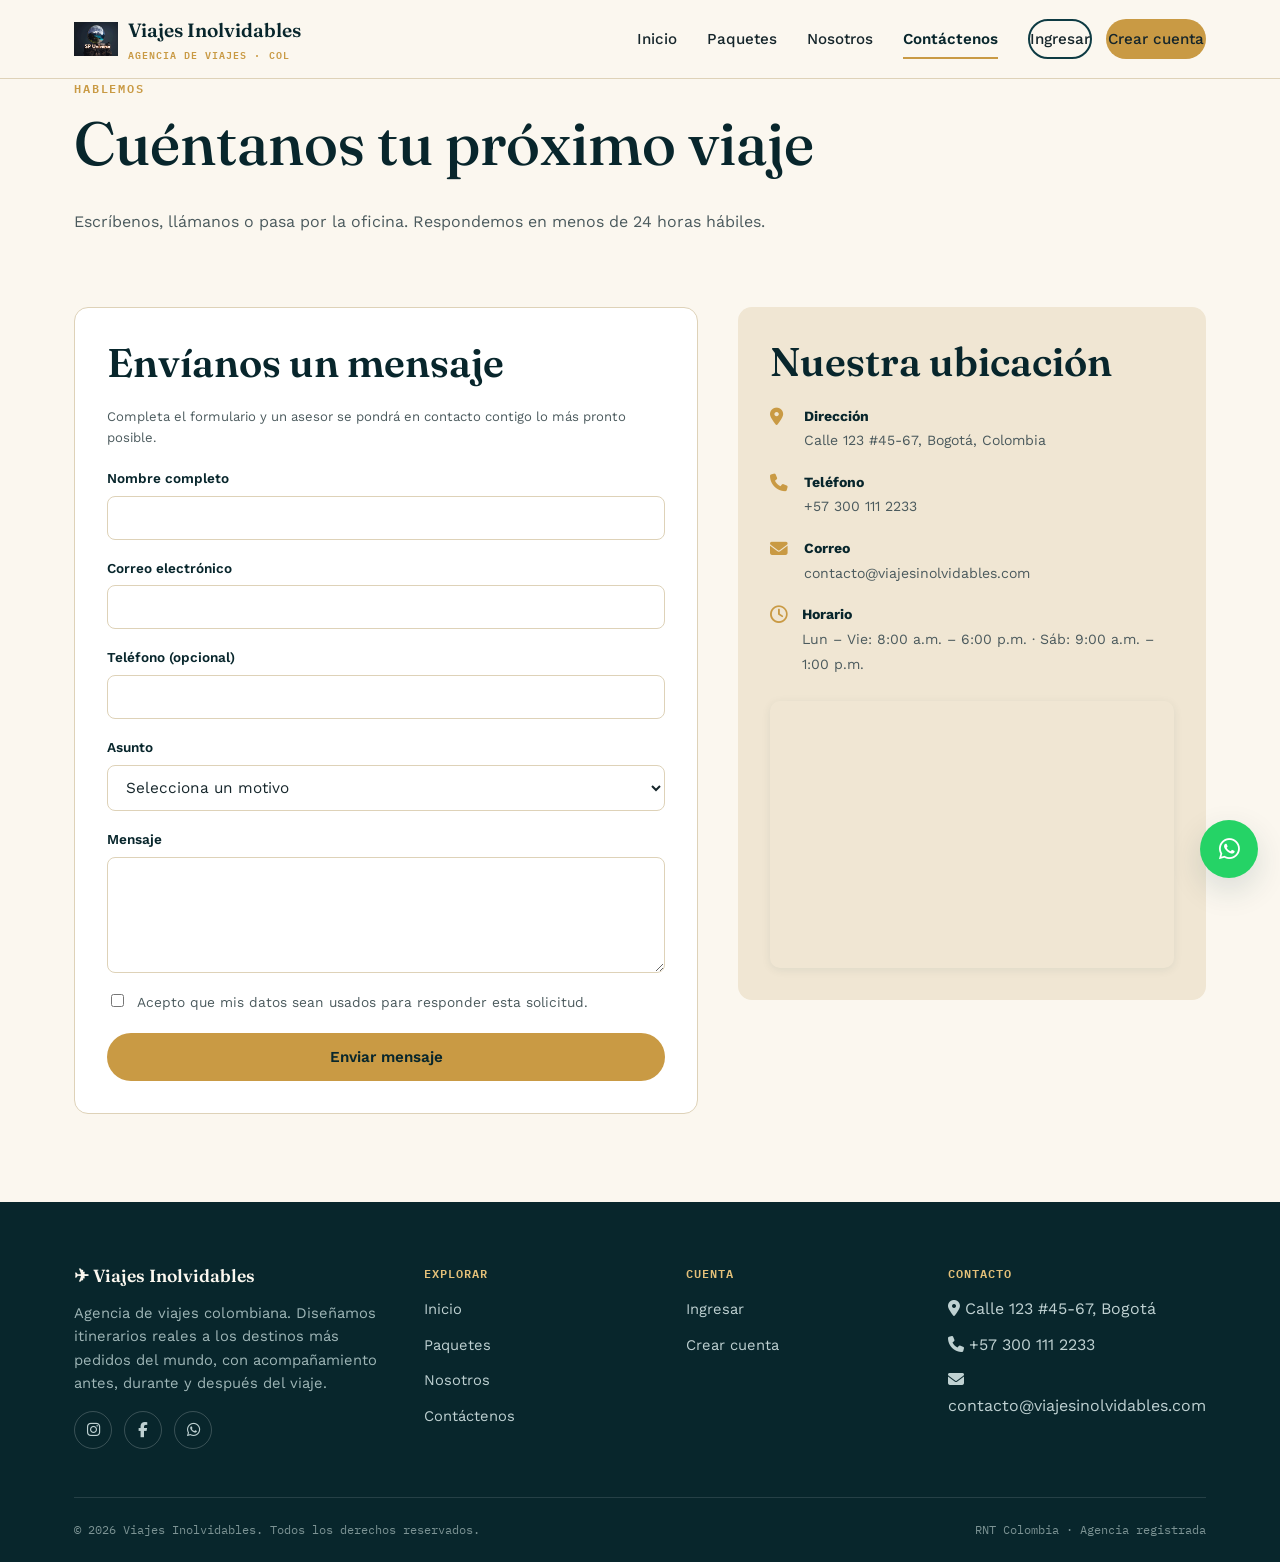
<file: contactenos.html>
<!DOCTYPE html>
<html lang="es">
<head>
<meta charset="UTF-8">
<meta name="viewport" content="width=device-width, initial-scale=1.0">
<title>Contáctenos — Viajes Inolvidables</title>
<meta name="description" content="Escríbenos para armar tu itinerario a medida. Formulario, teléfono, correo y ubicación de Viajes Inolvidables.">
<link rel="icon" href="img/logo.png">
<link rel="stylesheet" href="https://cdnjs.cloudflare.com/ajax/libs/font-awesome/6.4.0/css/all.min.css">
<link rel="stylesheet" href="css/base.css">
<link rel="stylesheet" href="css/contacto.css">
</head>
<body>

<header class="site-header">
  <div class="container">
    <a href="index.html" class="brand">
      <img src="img/logo.png" alt="Viajes Inolvidables">
      <span>Viajes Inolvidables<span class="brand-mark">AGENCIA DE VIAJES · COL</span></span>
    </a>
    <nav class="main-nav" id="mainNav">
      <a href="index.html">Inicio</a>
      <a href="paquetes.html">Paquetes</a>
      <a href="nosotros.html">Nosotros</a>
      <a href="contactenos.html" aria-current="page">Contáctenos</a>
      <div class="nav-auth" id="navAuth">
        <a href="login.html" class="btn btn-outline" data-auth="guest">Ingresar</a>
        <a href="register.html" class="btn btn-primary" data-auth="guest">Crear cuenta</a>
      </div>
    </nav>
    <button class="nav-toggle" id="navToggle" aria-label="Abrir menú" aria-expanded="false">
      <span></span><span></span><span></span>
    </button>
  </div>
</header>

<section class="page-hero">
  <div class="container">
    <p class="eyebrow">Hablemos</p>
    <h1>Cuéntanos tu próximo viaje</h1>
    <p>Escríbenos, llámanos o pasa por la oficina. Respondemos en menos de 24 horas hábiles.</p>
  </div>
</section>

<section class="section contact-section">
  <div class="container contact-grid">

    <div class="contact-form-card">
      <h2>Envíanos un mensaje</h2>
      <p class="form-note" style="margin-bottom:20px;">Completa el formulario y un asesor se pondrá en contacto contigo lo más pronto posible.</p>

      <form id="formContacto" action="php/contacto.php" method="POST" novalidate>
        <div class="field">
          <label for="c-nombre">Nombre completo</label>
          <input type="text" id="c-nombre" name="nombre" required minlength="3">
          <span class="error-msg">Escribe tu nombre completo (mínimo 3 caracteres).</span>
        </div>
        <div class="field">
          <label for="c-email">Correo electrónico</label>
          <input type="email" id="c-email" name="email" required>
          <span class="error-msg">Ingresa un correo electrónico válido.</span>
        </div>
        <div class="field">
          <label for="c-telefono">Teléfono (opcional)</label>
          <input type="tel" id="c-telefono" name="telefono" pattern="[0-9+ ]{7,15}">
          <span class="error-msg">Ingresa solo números, espacios o "+".</span>
        </div>
        <div class="field">
          <label for="c-asunto">Asunto</label>
          <select id="c-asunto" name="asunto" required>
            <option value="">Selecciona un motivo</option>
            <option>Cotizar un paquete</option>
            <option>Plan personalizado</option>
            <option>Estado de una reserva</option>
            <option>Trabajar con nosotros</option>
            <option>Otro</option>
          </select>
          <span class="error-msg">Selecciona un asunto.</span>
        </div>
        <div class="field">
          <label for="c-mensaje">Mensaje</label>
          <textarea id="c-mensaje" name="mensaje" rows="5" required minlength="10"></textarea>
          <span class="error-msg">Cuéntanos un poco más (mínimo 10 caracteres).</span>
        </div>
        <div class="checkbox-field">
          <input type="checkbox" id="c-acepto" name="acepto" required>
          <label for="c-acepto">Acepto que mis datos sean usados para responder esta solicitud.</label>
        </div>
        <button type="submit" class="btn btn-primary btn-block">Enviar mensaje</button>
      </form>
    </div>

    <div class="contact-info-card">
      <h2>Nuestra ubicación</h2>
      <ul class="info-list">
        <li><i class="fa-solid fa-location-dot"></i><div><strong>Dirección</strong><span>Calle 123 #45-67, Bogotá, Colombia</span></div></li>
        <li><i class="fa-solid fa-phone"></i><div><strong>Teléfono</strong><span>+57 300 111 2233</span></div></li>
        <li><i class="fa-solid fa-envelope"></i><div><strong>Correo</strong><span>contacto@viajesinolvidables.com</span></div></li>
        <li><i class="fa-regular fa-clock"></i><div><strong>Horario</strong><span>Lun – Vie: 8:00 a.m. – 6:00 p.m. · Sáb: 9:00 a.m. – 1:00 p.m.</span></div></li>
      </ul>
      <div class="map-container">
        <iframe src="https://www.google.com/maps/embed?pb=!1m18!1m12!1m3!1d3966.2315664721064!2d-75.60675492635218!3d6.233175326471822!2m3!1f0!2f0!3f0!3m2!1i1024!2i768!4f13.1!3m3!1m2!1s0x8e442993eeb42edd%3A0x75818b7e73dfbd5e!2sCentro%20Comercial%20Los%20Molinos!5e0!3m2!1ses!2sco!4v1759530923451!5m2!1ses!2sco" width="100%" height="260" style="border:0;" allowfullscreen="" loading="lazy" referrerpolicy="no-referrer-when-downgrade" title="Ubicación de Viajes Inolvidables"></iframe>
      </div>
    </div>

  </div>
</section>

<footer class="site-footer">
  <div class="container">
    <div class="footer-grid">
      <div class="footer-col">
        <h3>✈ Viajes Inolvidables</h3>
        <p>Agencia de viajes colombiana. Diseñamos itinerarios reales a los destinos más pedidos del mundo, con acompañamiento antes, durante y después del viaje.</p>
        <div class="footer-social">
          <a href="https://instagram.com" target="_blank" rel="noopener" aria-label="Instagram"><i class="fab fa-instagram"></i></a>
          <a href="https://facebook.com" target="_blank" rel="noopener" aria-label="Facebook"><i class="fab fa-facebook-f"></i></a>
          <a href="https://wa.me/573127862807" target="_blank" rel="noopener" aria-label="WhatsApp"><i class="fab fa-whatsapp"></i></a>
        </div>
      </div>
      <div class="footer-col">
        <h4>Explorar</h4>
        <ul>
          <li><a href="index.html">Inicio</a></li>
          <li><a href="paquetes.html">Paquetes</a></li>
          <li><a href="nosotros.html">Nosotros</a></li>
          <li><a href="contactenos.html">Contáctenos</a></li>
        </ul>
      </div>
      <div class="footer-col">
        <h4>Cuenta</h4>
        <ul>
          <li><a href="login.html">Ingresar</a></li>
          <li><a href="register.html">Crear cuenta</a></li>
        </ul>
      </div>
      <div class="footer-col">
        <h4>Contacto</h4>
        <ul>
          <li><i class="fa-solid fa-location-dot"></i> Calle 123 #45-67, Bogotá</li>
          <li><i class="fa-solid fa-phone"></i> +57 300 111 2233</li>
          <li><i class="fa-solid fa-envelope"></i> contacto@viajesinolvidables.com</li>
        </ul>
      </div>
    </div>
    <div class="footer-bottom">
      <span>© <span id="year"></span> Viajes Inolvidables. Todos los derechos reservados.</span>
      <span>RNT Colombia · Agencia registrada</span>
    </div>
  </div>
</footer>

<a href="https://wa.me/573127862807?text=Hola,%20quiero%20más%20información%20sobre%20viajes" class="whatsapp-float" target="_blank" rel="noopener">
  <i class="fab fa-whatsapp"></i>
  <span class="tooltip">¡Escríbenos en WhatsApp!</span>
</a>

<div class="toast" id="toast"></div>

<script src="js/main.js"></script>
<script src="js/contacto.js"></script>
</body>
</html>
</file>
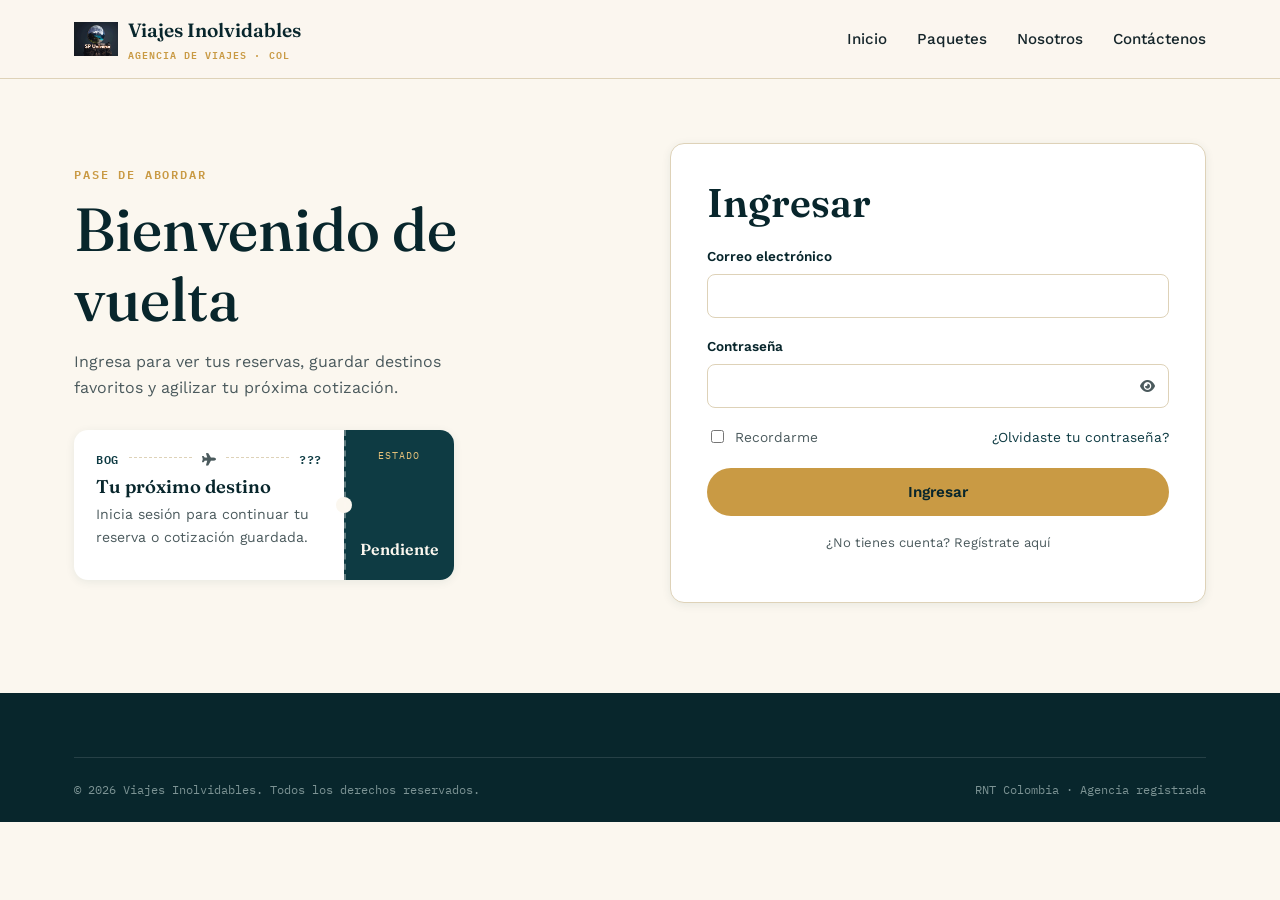
<file: login.html>
<!DOCTYPE html>
<html lang="es">
<head>
<meta charset="UTF-8">
<meta name="viewport" content="width=device-width, initial-scale=1.0">
<title>Ingresar — Viajes Inolvidables</title>
<link rel="icon" href="img/logo.png">
<link rel="stylesheet" href="https://cdnjs.cloudflare.com/ajax/libs/font-awesome/6.4.0/css/all.min.css">
<link rel="stylesheet" href="css/base.css">
<link rel="stylesheet" href="css/auth.css">
</head>
<body>

<header class="site-header">
  <div class="container">
    <a href="index.html" class="brand">
      <img src="img/logo.png" alt="Viajes Inolvidables">
      <span>Viajes Inolvidables<span class="brand-mark">AGENCIA DE VIAJES · COL</span></span>
    </a>
    <nav class="main-nav" id="mainNav">
      <a href="index.html">Inicio</a>
      <a href="paquetes.html">Paquetes</a>
      <a href="nosotros.html">Nosotros</a>
      <a href="contactenos.html">Contáctenos</a>
    </nav>
    <button class="nav-toggle" id="navToggle" aria-label="Abrir menú" aria-expanded="false">
      <span></span><span></span><span></span>
    </button>
  </div>
</header>

<section class="auth-section">
  <div class="container auth-grid">

    <div class="auth-side">
      <p class="eyebrow">Pase de abordar</p>
      <h1>Bienvenido de vuelta</h1>
      <p>Ingresa para ver tus reservas, guardar destinos favoritos y agilizar tu próxima cotización.</p>
      <div class="ticket auth-mini-ticket">
        <div class="ticket-main">
          <div class="ticket-route">
            <span class="code">BOG</span><span class="dash"></span>
            <i class="fa-solid fa-plane"></i>
            <span class="dash"></span><span class="code">???</span>
          </div>
          <h3 class="ticket-title">Tu próximo destino</h3>
          <p style="font-size:0.88rem;">Inicia sesión para continuar tu reserva o cotización guardada.</p>
        </div>
        <div class="ticket-stub">
          <span class="price-label">Estado</span>
          <div class="price" style="font-size:1rem;">Pendiente</div>
        </div>
      </div>
    </div>

    <div class="auth-card">
      <h2>Ingresar</h2>
      <p class="form-note" id="loginNotice" style="margin-bottom:18px;"></p>

      <form id="formLogin" action="php/login.php" method="POST" novalidate>
        <div class="field">
          <label for="li-email">Correo electrónico</label>
          <input type="email" id="li-email" name="email" required autocomplete="email">
          <span class="error-msg">Ingresa un correo válido.</span>
        </div>
        <div class="field">
          <label for="li-password">Contraseña</label>
          <div class="password-wrap">
            <input type="password" id="li-password" name="password" required minlength="6" autocomplete="current-password">
            <button type="button" class="pw-toggle" data-target="li-password" aria-label="Mostrar contraseña"><i class="fa-solid fa-eye"></i></button>
          </div>
          <span class="error-msg">La contraseña debe tener al menos 6 caracteres.</span>
        </div>
        <div class="auth-row">
          <label class="checkbox-inline"><input type="checkbox" name="recordar"> Recordarme</label>
          <a href="#" class="link-muted">¿Olvidaste tu contraseña?</a>
        </div>
        <button type="submit" class="btn btn-primary btn-block">Ingresar</button>
        <p class="form-note" style="text-align:center;margin-top:16px;">¿No tienes cuenta? <a href="register.html">Regístrate aquí</a></p>
      </form>
    </div>

  </div>
</section>

<footer class="site-footer">
  <div class="container">
    <div class="footer-bottom" style="border-top:1px solid rgba(255,255,255,0.12); padding-top:22px;">
      <span>© <span id="year"></span> Viajes Inolvidables. Todos los derechos reservados.</span>
      <span>RNT Colombia · Agencia registrada</span>
    </div>
  </div>
</footer>

<div class="toast" id="toast"></div>

<script src="js/main.js"></script>
<script src="js/auth.js"></script>
</body>
</html>
</file>
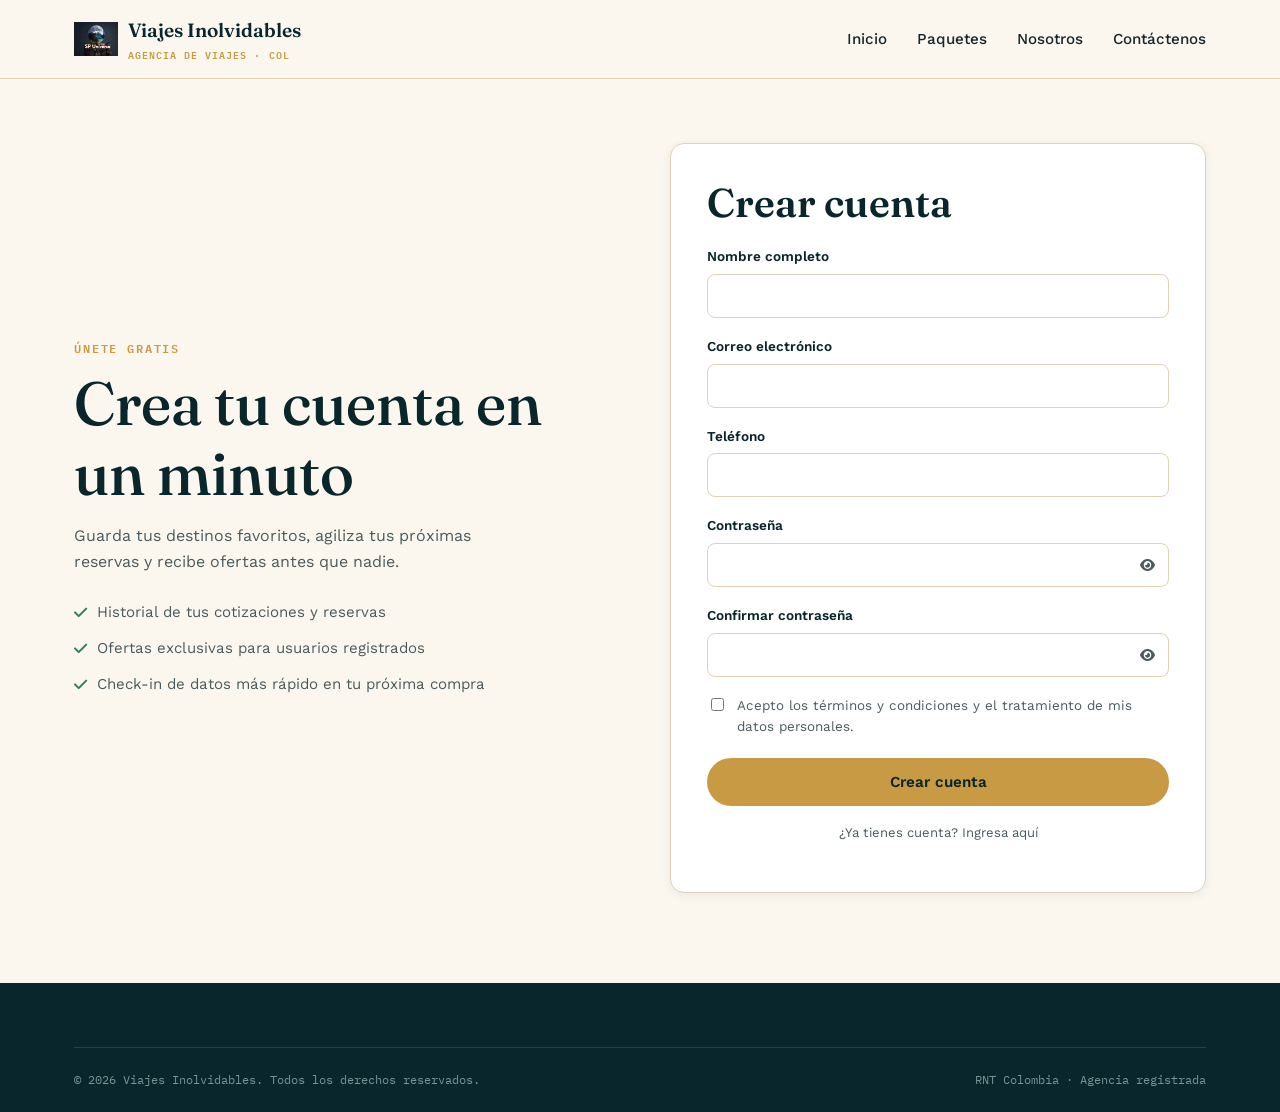
<file: register.html>
<!DOCTYPE html>
<html lang="es">
<head>
<meta charset="UTF-8">
<meta name="viewport" content="width=device-width, initial-scale=1.0">
<title>Crear cuenta — Viajes Inolvidables</title>
<link rel="icon" href="img/logo.png">
<link rel="stylesheet" href="https://cdnjs.cloudflare.com/ajax/libs/font-awesome/6.4.0/css/all.min.css">
<link rel="stylesheet" href="css/base.css">
<link rel="stylesheet" href="css/auth.css">
</head>
<body>

<header class="site-header">
  <div class="container">
    <a href="index.html" class="brand">
      <img src="img/logo.png" alt="Viajes Inolvidables">
      <span>Viajes Inolvidables<span class="brand-mark">AGENCIA DE VIAJES · COL</span></span>
    </a>
    <nav class="main-nav" id="mainNav">
      <a href="index.html">Inicio</a>
      <a href="paquetes.html">Paquetes</a>
      <a href="nosotros.html">Nosotros</a>
      <a href="contactenos.html">Contáctenos</a>
    </nav>
    <button class="nav-toggle" id="navToggle" aria-label="Abrir menú" aria-expanded="false">
      <span></span><span></span><span></span>
    </button>
  </div>
</header>

<section class="auth-section">
  <div class="container auth-grid">

    <div class="auth-side">
      <p class="eyebrow">Únete gratis</p>
      <h1>Crea tu cuenta en un minuto</h1>
      <p>Guarda tus destinos favoritos, agiliza tus próximas reservas y recibe ofertas antes que nadie.</p>
      <ul class="benefit-list">
        <li><i class="fa-solid fa-check"></i> Historial de tus cotizaciones y reservas</li>
        <li><i class="fa-solid fa-check"></i> Ofertas exclusivas para usuarios registrados</li>
        <li><i class="fa-solid fa-check"></i> Check-in de datos más rápido en tu próxima compra</li>
      </ul>
    </div>

    <div class="auth-card">
      <h2>Crear cuenta</h2>

      <form id="formRegister" action="php/register.php" method="POST" novalidate>
        <div class="field">
          <label for="rg-nombre">Nombre completo</label>
          <input type="text" id="rg-nombre" name="nombre" required minlength="3" autocomplete="name">
          <span class="error-msg">Escribe tu nombre completo.</span>
        </div>
        <div class="field">
          <label for="rg-email">Correo electrónico</label>
          <input type="email" id="rg-email" name="email" required autocomplete="email">
          <span class="error-msg">Ingresa un correo válido.</span>
        </div>
        <div class="field">
          <label for="rg-telefono">Teléfono</label>
          <input type="tel" id="rg-telefono" name="telefono" required pattern="[0-9+ ]{7,15}" autocomplete="tel">
          <span class="error-msg">Ingresa un teléfono válido.</span>
        </div>
        <div class="field">
          <label for="rg-password">Contraseña</label>
          <div class="password-wrap">
            <input type="password" id="rg-password" name="password" required minlength="6" autocomplete="new-password">
            <button type="button" class="pw-toggle" data-target="rg-password" aria-label="Mostrar contraseña"><i class="fa-solid fa-eye"></i></button>
          </div>
          <span class="error-msg">Mínimo 6 caracteres.</span>
        </div>
        <div class="field">
          <label for="rg-password2">Confirmar contraseña</label>
          <div class="password-wrap">
            <input type="password" id="rg-password2" name="password2" required minlength="6" autocomplete="new-password">
            <button type="button" class="pw-toggle" data-target="rg-password2" aria-label="Mostrar contraseña"><i class="fa-solid fa-eye"></i></button>
          </div>
          <span class="error-msg">Las contraseñas no coinciden.</span>
        </div>
        <div class="checkbox-field">
          <input type="checkbox" id="rg-terminos" name="terminos" required>
          <label for="rg-terminos">Acepto los términos y condiciones y el tratamiento de mis datos personales.</label>
        </div>
        <button type="submit" class="btn btn-primary btn-block">Crear cuenta</button>
        <p class="form-note" style="text-align:center;margin-top:16px;">¿Ya tienes cuenta? <a href="login.html">Ingresa aquí</a></p>
      </form>
    </div>

  </div>
</section>

<footer class="site-footer">
  <div class="container">
    <div class="footer-bottom" style="border-top:1px solid rgba(255,255,255,0.12); padding-top:22px;">
      <span>© <span id="year"></span> Viajes Inolvidables. Todos los derechos reservados.</span>
      <span>RNT Colombia · Agencia registrada</span>
    </div>
  </div>
</footer>

<div class="toast" id="toast"></div>

<script src="js/main.js"></script>
<script src="js/auth.js"></script>
</body>
</html>
</file>
<file: css/base.css>
/* =========================================================
   VIAJES INOLVIDABLES — Design System
   Identidad "Pase de abordar": tipografía de documentos de
   viaje, códigos de ruta estilo IATA, bordes perforados.
   ========================================================= */

@import url('https://fonts.googleapis.com/css2?family=Fraunces:opsz,wght@9..144,400;9..144,500;9..144,600;9..144,700&family=Work+Sans:wght@400;500;600;700&family=IBM+Plex+Mono:wght@400;500;600&display=swap');

:root {
  /* Color */
  --navy: #0E3B43;
  --navy-light: #175661;
  --navy-dark: #08262C;
  --gold: #C99A44;
  --gold-light: #E4C079;
  --brick: #B5502E;
  --cream: #FBF7EF;
  --sand: #F0E6D3;
  --line: #DED2B8;
  --ink: #16262B;
  --ink-soft: #4B5A5D;
  --white: #FFFFFF;
  --ok: #2E7D5B;

  /* Type */
  --font-display: 'Fraunces', Georgia, serif;
  --font-body: 'Work Sans', -apple-system, sans-serif;
  --font-mono: 'IBM Plex Mono', 'Courier New', monospace;

  /* Layout */
  --max: 1180px;
  --radius: 14px;
  --shadow-sm: 0 2px 10px rgba(14, 59, 67, 0.08);
  --shadow-md: 0 12px 32px rgba(14, 59, 67, 0.14);
  --shadow-lg: 0 24px 60px rgba(14, 59, 67, 0.20);
}

* { box-sizing: border-box; }
html { scroll-behavior: smooth; }

@media (prefers-reduced-motion: reduce) {
  html { scroll-behavior: auto; }
  * { animation-duration: 0.001ms !important; animation-iteration-count: 1 !important; transition-duration: 0.001ms !important; }
}

body {
  margin: 0;
  font-family: var(--font-body);
  color: var(--ink);
  background: var(--cream);
  line-height: 1.6;
  -webkit-font-smoothing: antialiased;
}

img { max-width: 100%; display: block; }

h1, h2, h3, h4 {
  font-family: var(--font-display);
  font-weight: 600;
  line-height: 1.15;
  margin: 0 0 0.5em;
  color: var(--navy-dark);
}

h1 { font-size: clamp(2.4rem, 5vw, 3.8rem); font-weight: 500; }
h2 { font-size: clamp(1.8rem, 3.4vw, 2.5rem); }
h3 { font-size: 1.25rem; }

p { margin: 0 0 1em; color: var(--ink-soft); }

a { color: inherit; text-decoration: none; }

.eyebrow {
  font-family: var(--font-mono);
  font-size: 0.72rem;
  letter-spacing: 0.16em;
  text-transform: uppercase;
  color: var(--gold);
  font-weight: 600;
}

.container { max-width: var(--max); margin: 0 auto; padding: 0 24px; }
.section { padding: 88px 0; }
.section--tight { padding: 56px 0; }
.section--sand { background: var(--sand); }
.section--navy { background: var(--navy); color: var(--cream); }
.section--navy h2, .section--navy h3 { color: var(--cream); }
.section--navy p { color: #C9D8D9; }

.section-head { max-width: 640px; margin: 0 0 44px; }
.section-head.center { margin-inline: auto; text-align: center; }

:focus-visible {
  outline: 3px solid var(--gold);
  outline-offset: 2px;
}

/* ---------- Buttons ---------- */
.btn {
  display: inline-flex;
  align-items: center;
  gap: 8px;
  font-family: var(--font-body);
  font-weight: 600;
  font-size: 0.95rem;
  padding: 13px 26px;
  border-radius: 999px;
  border: 2px solid transparent;
  cursor: pointer;
  transition: transform 0.15s ease, box-shadow 0.15s ease, background 0.15s ease;
  white-space: nowrap;
}
.btn:active { transform: scale(0.97); }
.btn-primary { background: var(--gold); color: var(--navy-dark); }
.btn-primary:hover { background: var(--gold-light); box-shadow: var(--shadow-sm); }
.btn-outline { background: transparent; border-color: var(--navy); color: var(--navy); }
.btn-outline:hover { background: var(--navy); color: var(--cream); }
.btn-light { background: var(--cream); color: var(--navy-dark); }
.btn-light:hover { background: var(--white); }
.btn-block { width: 100%; justify-content: center; }
.btn[disabled] { opacity: 0.55; cursor: not-allowed; }

/* ---------- Header ---------- */
.site-header {
  position: sticky;
  top: 0;
  z-index: 200;
  background: rgba(251, 247, 239, 0.92);
  /* Se retira backdrop-filter: convertía el encabezado en el contenedor del menú móvil (position: fixed) y lo dejaba de 60 px de alto */
  border-bottom: 1px solid var(--line);
}
.site-header .container {
  display: flex;
  align-items: center;
  justify-content: space-between;
  height: 78px;
}
.brand {
  display: flex;
  align-items: center;
  gap: 10px;
  font-family: var(--font-display);
  font-weight: 600;
  font-size: 1.2rem;
  color: var(--navy-dark);
}
.brand img { height: 34px; width: auto; }
.brand .brand-mark {
  font-family: var(--font-mono);
  font-size: 0.65rem;
  letter-spacing: 0.1em;
  color: var(--gold);
  display: block;
  font-weight: 600;
}

.main-nav {
  display: flex;
  align-items: center;
  gap: 30px;
}
.main-nav a {
  font-size: 0.95rem;
  font-weight: 500;
  color: var(--ink);
  position: relative;
  padding: 6px 0;
}
.main-nav a::after {
  content: '';
  position: absolute;
  left: 0; right: 0; bottom: -2px;
  height: 2px;
  background: var(--gold);
  transform: scaleX(0);
  transform-origin: left;
  transition: transform 0.2s ease;
}
.main-nav a:hover::after,
.main-nav a[aria-current="page"]::after { transform: scaleX(1); }
.main-nav a[aria-current="page"] { color: var(--navy-dark); font-weight: 600; }

.nav-auth { display: flex; align-items: center; gap: 14px; }
.nav-auth .user-chip {
  font-family: var(--font-mono);
  font-size: 0.82rem;
  background: var(--sand);
  padding: 8px 14px;
  border-radius: 999px;
  color: var(--navy-dark);
}

.nav-toggle {
  display: none;
  background: none;
  border: none;
  cursor: pointer;
  padding: 8px;
}
.nav-toggle span {
  display: block;
  width: 24px;
  height: 2px;
  background: var(--navy-dark);
  margin: 5px 0;
  transition: transform 0.2s ease, opacity 0.2s ease;
}

@media (max-width: 920px) {
  .nav-toggle { display: block; }
  .main-nav {
    position: fixed;
    inset: 78px 0 0 0;
    background: var(--cream);
    flex-direction: column;
    align-items: flex-start;
    padding: 30px 24px;
    gap: 22px;
    transform: translateX(100%);
    transition: transform 0.25s ease;
    overflow-y: auto;
  }
  .main-nav.open { transform: translateX(0); }
  .nav-auth { flex-direction: column; align-items: flex-start; width: 100%; }
  .nav-auth .btn { width: 100%; justify-content: center; }
}

/* ---------- Footer ---------- */
.site-footer { background: var(--navy-dark); color: #BFD1D2; padding: 64px 0 0; }
.footer-grid {
  display: grid;
  grid-template-columns: 1.4fr 1fr 1fr 1fr;
  gap: 40px;
  padding-bottom: 48px;
  border-bottom: 1px solid rgba(255,255,255,0.12);
}
.footer-col h3, .footer-col h4 {
  color: var(--cream);
  font-family: var(--font-display);
  font-size: 1.1rem;
  margin-bottom: 16px;
}
.footer-col h4 { font-family: var(--font-mono); font-size: 0.78rem; letter-spacing: 0.08em; text-transform: uppercase; color: var(--gold-light); }
.footer-col p { color: #9FB6B7; font-size: 0.92rem; }
.footer-col ul { list-style: none; padding: 0; margin: 0; display: flex; flex-direction: column; gap: 10px; }
.footer-col a { color: #BFD1D2; font-size: 0.92rem; transition: color 0.15s ease; }
.footer-col a:hover { color: var(--gold-light); }
.footer-social { display: flex; gap: 12px; margin-top: 4px; }
.footer-social a {
  width: 38px; height: 38px;
  display: flex; align-items: center; justify-content: center;
  border: 1px solid rgba(255,255,255,0.2);
  border-radius: 50%;
  font-size: 0.95rem;
}
.footer-social a:hover { background: var(--gold); border-color: var(--gold); color: var(--navy-dark); }
.footer-bottom {
  display: flex;
  justify-content: space-between;
  align-items: center;
  padding: 22px 0;
  font-family: var(--font-mono);
  font-size: 0.78rem;
  color: #7C9394;
  flex-wrap: wrap;
  gap: 10px;
}
.footer-bottom a { color: #7C9394; }
.footer-bottom a:hover { color: var(--gold-light); }

@media (max-width: 860px) {
  .footer-grid { grid-template-columns: 1fr 1fr; }
}
@media (max-width: 540px) {
  .footer-grid { grid-template-columns: 1fr; }
}

/* ---------- WhatsApp float ---------- */
.whatsapp-float {
  position: fixed;
  right: 22px;
  bottom: 22px;
  z-index: 250;
  width: 58px;
  height: 58px;
  background: #25D366;
  border-radius: 50%;
  display: flex;
  align-items: center;
  justify-content: center;
  color: white;
  font-size: 1.5rem;
  box-shadow: var(--shadow-md);
  transition: transform 0.15s ease;
}
.whatsapp-float:hover { transform: scale(1.08); }
.whatsapp-float .tooltip {
  position: absolute;
  right: 68px;
  background: var(--navy-dark);
  color: var(--cream);
  padding: 8px 14px;
  border-radius: 8px;
  font-size: 0.82rem;
  white-space: nowrap;
  opacity: 0;
  pointer-events: none;
  transition: opacity 0.15s ease;
  font-family: var(--font-body);
}
.whatsapp-float:hover .tooltip { opacity: 1; }

/* ---------- Ticket / Boarding-pass component (signature element) ---------- */
.ticket {
  --stub-w: 132px;
  display: grid;
  grid-template-columns: 1fr var(--stub-w);
  background: var(--white);
  border-radius: var(--radius);
  overflow: hidden;
  box-shadow: var(--shadow-sm);
  transition: box-shadow 0.2s ease, transform 0.2s ease;
  position: relative;
}
.ticket:hover { box-shadow: var(--shadow-md); transform: translateY(-3px); }

.ticket-main { padding: 20px 22px 18px; display: flex; flex-direction: column; }
.ticket-photo {
  width: 100%;
  height: 168px;
  object-fit: cover;
  border-radius: 8px;
  margin-bottom: 14px;
}
.ticket-route {
  display: flex;
  align-items: center;
  gap: 10px;
  font-family: var(--font-mono);
  font-size: 0.78rem;
  color: var(--ink-soft);
  margin-bottom: 6px;
}
.ticket-route .code { font-weight: 600; color: var(--navy); letter-spacing: 0.05em; }
.ticket-route .dash { flex: 1; border-top: 1px dashed var(--line); position: relative; top: -3px; }
.ticket-title { margin-bottom: 6px; font-size: 1.15rem; }
.ticket-meta { font-family: var(--font-mono); font-size: 0.78rem; color: var(--ink-soft); display: flex; gap: 14px; flex-wrap: wrap; margin-bottom: 10px; }
.ticket-tags { display: flex; gap: 6px; flex-wrap: wrap; margin-top: auto; }
.tag {
  font-family: var(--font-mono);
  font-size: 0.68rem;
  letter-spacing: 0.04em;
  text-transform: uppercase;
  background: var(--sand);
  color: var(--navy);
  padding: 4px 9px;
  border-radius: 999px;
  font-weight: 600;
}

.ticket-stub {
  background: var(--navy);
  color: var(--cream);
  display: flex;
  flex-direction: column;
  justify-content: space-between;
  align-items: center;
  padding: 18px 10px;
  position: relative;
  text-align: center;
}
.ticket-stub::before {
  content: '';
  position: absolute;
  left: -8px; top: 50%;
  width: 16px; height: 16px;
  background: var(--cream);
  border-radius: 50%;
  transform: translateY(-50%);
}
.ticket-stub::after {
  content: '';
  position: absolute;
  left: 0; top: 0; bottom: 0;
  border-left: 2px dashed rgba(251,247,239,0.35);
}
.ticket-stub .price-label { font-family: var(--font-mono); font-size: 0.62rem; letter-spacing: 0.1em; text-transform: uppercase; color: var(--gold-light); }
.ticket-stub .price { font-family: var(--font-display); font-size: 1.35rem; font-weight: 600; line-height: 1.1; margin: 4px 0; }
.ticket-stub .price small { display: block; font-family: var(--font-mono); font-size: 0.6rem; color: #9FB6B7; font-weight: 400; }
.ticket-stub button, .ticket-stub a.btn {
  font-family: var(--font-mono);
  font-size: 0.7rem;
  letter-spacing: 0.05em;
  text-transform: uppercase;
  padding: 9px 12px;
  border-radius: 999px;
  width: 100%;
}

@media (max-width: 520px) {
  .ticket { grid-template-columns: 1fr; }
  .ticket-stub::after { display: none; }
  .ticket-stub { flex-direction: row; justify-content: space-between; }
}

/* ---------- Reveal on scroll ---------- */
.reveal { opacity: 0; transform: translateY(18px); transition: opacity 0.6s ease, transform 0.6s ease; }
.reveal.is-visible { opacity: 1; transform: none; }

/* ---------- Stats strip ---------- */
.stats-strip {
  display: grid;
  grid-template-columns: repeat(4, 1fr);
  gap: 24px;
  text-align: center;
}
.stats-strip .stat-num {
  font-family: var(--font-display);
  font-size: 2.4rem;
  color: var(--gold-light);
}
.stats-strip .stat-label {
  font-family: var(--font-mono);
  font-size: 0.72rem;
  letter-spacing: 0.06em;
  text-transform: uppercase;
  color: #9FB6B7;
}
@media (max-width: 720px) { .stats-strip { grid-template-columns: 1fr 1fr; } }

/* ---------- Toast ---------- */
.toast {
  position: fixed;
  bottom: 24px;
  left: 50%;
  transform: translateX(-50%) translateY(20px);
  background: var(--navy-dark);
  color: var(--cream);
  padding: 14px 22px;
  border-radius: 10px;
  font-size: 0.9rem;
  box-shadow: var(--shadow-md);
  z-index: 400;
  opacity: 0;
  pointer-events: none;
  transition: opacity 0.25s ease, transform 0.25s ease;
}
.toast.show { opacity: 1; transform: translateX(-50%) translateY(0); pointer-events: auto; }

/* ---------- Form basics ---------- */
.field { display: flex; flex-direction: column; gap: 6px; margin-bottom: 18px; }
.field label { font-size: 0.85rem; font-weight: 600; color: var(--navy-dark); }
.field input, .field select, .field textarea {
  font-family: var(--font-body);
  font-size: 0.96rem;
  padding: 12px 14px;
  border: 1.5px solid var(--line);
  border-radius: 8px;
  background: var(--white);
  color: var(--ink);
  transition: border-color 0.15s ease, box-shadow 0.15s ease;
}
.field input:focus, .field select:focus, .field textarea:focus {
  border-color: var(--navy);
  box-shadow: 0 0 0 3px rgba(14,59,67,0.12);
  outline: none;
}
.field .error-msg { font-size: 0.8rem; color: var(--brick); font-family: var(--font-mono); display: none; }
.field.has-error input, .field.has-error select, .field.has-error textarea { border-color: var(--brick); }
.field.has-error .error-msg { display: block; }
.field-row { display: grid; grid-template-columns: 1fr 1fr; gap: 16px; }
@media (max-width: 560px) { .field-row { grid-template-columns: 1fr; } }

.form-note { font-size: 0.82rem; color: var(--ink-soft); }
</file>
<file: css/contacto.css>
.contact-section { padding-top: 56px; }
.contact-grid {
  display: grid;
  grid-template-columns: 1.2fr 0.9fr;
  gap: 40px;
  align-items: start;
}
.contact-form-card, .contact-info-card {
  background: var(--white);
  border: 1px solid var(--line);
  border-radius: var(--radius);
  padding: 32px;
}
.contact-info-card { background: var(--sand); border: none; }

.checkbox-field { display: flex; align-items: flex-start; gap: 10px; margin-bottom: 20px; }
.checkbox-field input { margin-top: 3px; }
.checkbox-field label { font-size: 0.86rem; color: var(--ink-soft); }

.info-list { list-style: none; padding: 0; margin: 0 0 24px; display: flex; flex-direction: column; gap: 18px; }
.info-list li { display: flex; align-items: flex-start; gap: 14px; }
.info-list i { color: var(--gold); font-size: 1.1rem; margin-top: 3px; width: 20px; }
.info-list strong { display: block; font-size: 0.88rem; color: var(--navy-dark); }
.info-list span { font-size: 0.88rem; color: var(--ink-soft); }

.map-container { border-radius: 10px; overflow: hidden; box-shadow: var(--shadow-sm); }

@media (max-width: 900px) {
  .contact-grid { grid-template-columns: 1fr; }
}
</file>
<file: css/auth.css>
.auth-section { padding: 64px 0 90px; }
.auth-grid {
  display: grid;
  grid-template-columns: 1fr 1fr;
  gap: 60px;
  align-items: center;
}
.auth-side .eyebrow { color: var(--gold); }
.auth-side h1 { margin-bottom: 14px; }
.auth-side p { max-width: 420px; }

.auth-mini-ticket { max-width: 380px; margin-top: 30px; --stub-w: 110px; }

.benefit-list { list-style: none; padding: 0; margin: 26px 0 0; display: flex; flex-direction: column; gap: 12px; }
.benefit-list li { font-size: 0.94rem; color: var(--ink-soft); display: flex; align-items: center; gap: 10px; }
.benefit-list i { color: var(--ok); }

.auth-card {
  background: var(--white);
  border: 1px solid var(--line);
  border-radius: var(--radius);
  padding: 36px;
  box-shadow: var(--shadow-sm);
}
.auth-card h2 { margin-bottom: 20px; }

.password-wrap { position: relative; }
.password-wrap input { width: 100%; padding-right: 42px; }
.pw-toggle {
  position: absolute;
  right: 10px; top: 50%;
  transform: translateY(-50%);
  background: none;
  border: none;
  color: var(--ink-soft);
  cursor: pointer;
  padding: 4px;
}
.pw-toggle:hover { color: var(--navy); }

.auth-row { display: flex; align-items: center; justify-content: space-between; margin-bottom: 20px; flex-wrap: wrap; gap: 10px; }
.checkbox-inline { display: flex; align-items: center; gap: 8px; font-size: 0.86rem; color: var(--ink-soft); }
.link-muted { font-size: 0.86rem; color: var(--navy); }
.link-muted:hover { text-decoration: underline; }

.checkbox-field { display: flex; align-items: flex-start; gap: 10px; margin-bottom: 20px; }
.checkbox-field input { margin-top: 3px; }
.checkbox-field label { font-size: 0.84rem; color: var(--ink-soft); }

@media (max-width: 900px) {
  .auth-grid { grid-template-columns: 1fr; gap: 40px; }
  .auth-side { text-align: center; }
  .auth-side p { margin-inline: auto; }
  .auth-mini-ticket { margin-inline: auto; }
  .benefit-list { align-items: center; }
}
</file>
